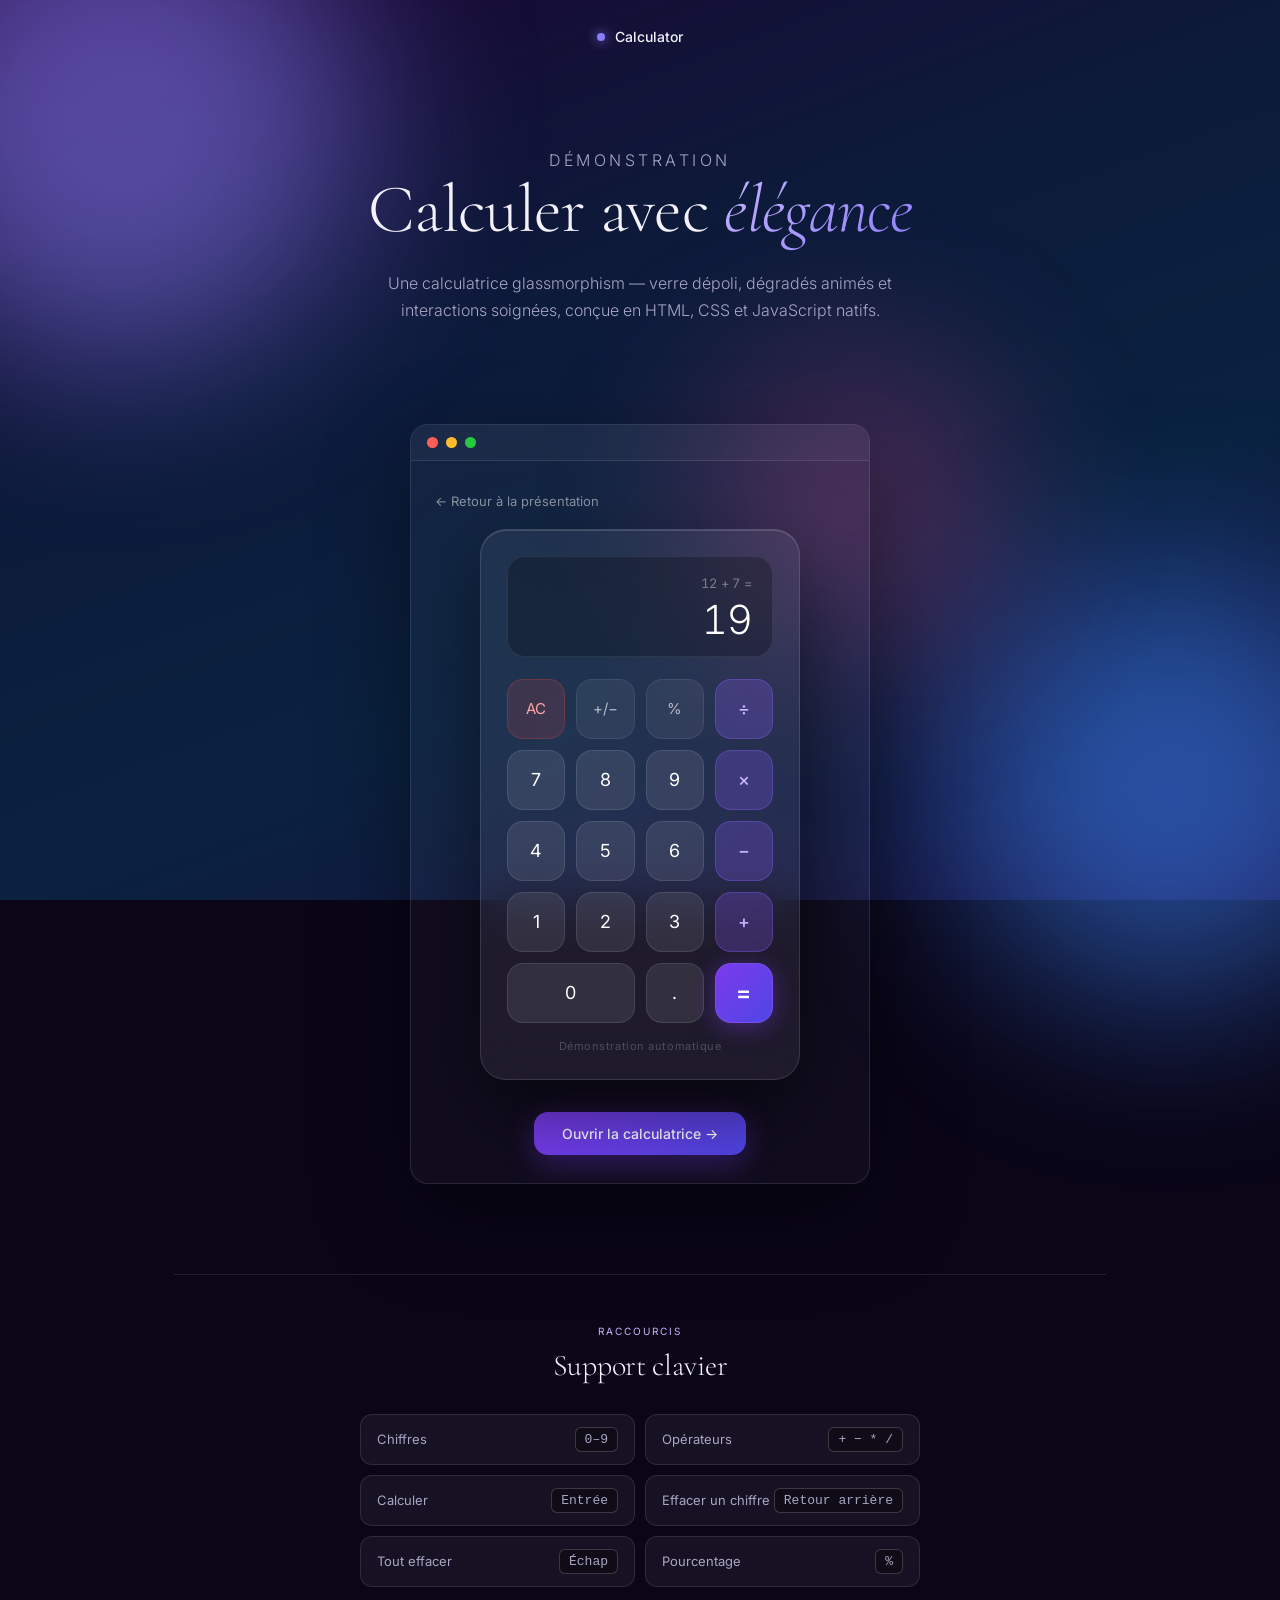
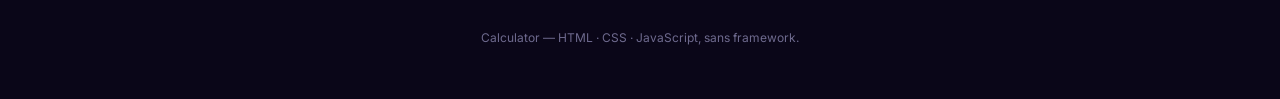
<file: old_index.html>
<!DOCTYPE html>
<html lang="fr">
<head>
  <meta charset="UTF-8" />
  <meta name="viewport" content="width=device-width, initial-scale=1.0" />
  <title>Calculator</title>
  <meta name="description" content="Calculatrice glassmorphism — présentation" />
  <link rel="preconnect" href="https://fonts.googleapis.com" />
  <link rel="preconnect" href="https://fonts.gstatic.com" crossorigin />
  <link href="https://fonts.googleapis.com/css2?family=Cormorant+Garamond:wght@300;400;500&family=Inter:wght@300;400;500;600&display=swap" rel="stylesheet" />
  <style>
    *, *::before, *::after { box-sizing: border-box; margin: 0; padding: 0; }

    :root {
      --bg-deep:     #0a0618;
      --surface:     rgba(255,255,255,.05);
      --border:      rgba(255,255,255,.10);
      --text:        #F3F1FA;
      --text-mid:    #A9A5C4;
      --text-soft:   #6E6A8E;
      --violet:      #8B7CF8;
      --violet-mid:  #C4B5FD;
      --violet-deep: #4f46e5;
    }

    html { scroll-behavior: smooth; }

    body {
      font-family: 'Inter', sans-serif;
      background: var(--bg-deep);
      color: var(--text);
      min-height: 100vh;
      overflow-x: hidden;
      position: relative;
    }

    /* ── BACKGROUND ── */
    .bg-gradient {
      position: fixed;
      inset: 0;
      background: linear-gradient(160deg, #1a0533 0%, #0d1a3a 35%, #0a2240 65%, #1a1040 100%);
      z-index: -2;
    }

    .orb {
      position: fixed;
      border-radius: 50%;
      filter: blur(90px);
      pointer-events: none;
      z-index: -1;
      opacity: .55;
    }
    .orb1 { width: 480px; height: 480px; background: #8B7CF8; top: -120px; left: -120px; }
    .orb2 { width: 420px; height: 420px; background: #3B82F6; bottom: -100px; right: -100px; }
    .orb3 { width: 300px; height: 300px; background: #EC4899; top: 40%; left: 55%; opacity: .3; }

    /* ── LAYOUT ── */
    .wrap {
      max-width: 980px;
      margin: 0 auto;
      padding: 0 24px;
    }

    /* ── NAV ── */
    nav {
      display: flex;
      align-items: center;
      justify-content: center;
      padding: 28px 0;
    }

    .nav-brand {
      display: flex;
      align-items: center;
      gap: 10px;
      font-size: 14px;
      font-weight: 500;
      color: var(--text);
    }

    .nav-brand .dot {
      width: 8px; height: 8px;
      border-radius: 50%;
      background: var(--violet);
      box-shadow: 0 0 12px var(--violet);
    }

    /* ── HERO ── */
    .hero {
      padding: 50px 0 30px;
      text-align: center;
    }

    .eyebrow {
      font-size: 11px;
      letter-spacing: .22em;
      text-transform: uppercase;
      color: var(--violet-mid);
      margin-bottom: 18px;
    }

    .hero h1 {
      font-family: 'Cormorant Garamond', serif;
      font-weight: 300;
      font-size: clamp(42px, 7vw, 68px);
      line-height: 1.05;
      letter-spacing: -.01em;
      color: var(--text);
    }

    .hero h1 em {
      font-style: italic;
      background: linear-gradient(135deg, var(--violet-mid), var(--violet));
      -webkit-background-clip: text;
      background-clip: text;
      color: transparent;
    }

    .hero p {
      max-width: 540px;
      margin: 24px auto 0;
      font-size: 16px;
      line-height: 1.7;
      color: var(--text-mid);
      font-weight: 300;
    }

    /* ── DEMO STAGE ── */
    .demo-stage {
      margin: 30px auto 0;
      display: flex;
      align-items: center;
      justify-content: center;
      padding: 40px 16px 60px;
      position: relative;
    }

    /* macOS-style window chrome wrapping the demo */
    .window-frame {
      width: 100%;
      max-width: 460px;
      background: rgba(255, 255, 255, .03);
      border: 1px solid var(--border);
      border-radius: 18px;
      overflow: hidden;
      box-shadow: 0 30px 90px rgba(0, 0, 0, .45);
    }

    .window-titlebar {
      display: flex;
      align-items: center;
      gap: 8px;
      padding: 12px 16px;
      background: rgba(255, 255, 255, .03);
      border-bottom: 1px solid var(--border);
    }

    .window-dot {
      width: 11px;
      height: 11px;
      border-radius: 50%;
    }
    .window-dot.red    { background: #ff5f57; }
    .window-dot.yellow { background: #febc2e; }
    .window-dot.green  { background: #28c840; }

    .window-body {
      padding: 32px 24px 28px;
      display: flex;
      flex-direction: column;
      align-items: center;
    }

    .window-back {
      align-self: flex-start;
      display: flex;
      align-items: center;
      gap: 6px;
      font-size: 13px;
      color: rgba(255, 255, 255, .5);
      text-decoration: none;
      margin-bottom: 20px;
      transition: color .2s ease;
    }
    .window-back:hover { color: rgba(255, 255, 255, .9); }

    #calc-demo {
      width: 320px;
      max-width: 100%;
      background: rgba(255, 255, 255, .06);
      backdrop-filter: blur(26px);
      -webkit-backdrop-filter: blur(26px);
      border: 1px solid rgba(255, 255, 255, .12);
      border-radius: 26px;
      padding: 26px;
      box-shadow: 0 32px 80px rgba(0, 0, 0, .5), inset 0 1px 0 rgba(255, 255, 255, .15);
      position: relative;
      z-index: 1;
      transition: box-shadow .3s ease, border-color .3s ease;
    }

    #calc-demo:hover {
      border-color: rgba(255, 255, 255, .2);
      box-shadow: 0 40px 100px rgba(0, 0, 0, .55), inset 0 1px 0 rgba(255, 255, 255, .2);
    }

    .demo-display {
      background: rgba(0, 0, 0, .25);
      border: 1px solid rgba(255, 255, 255, .08);
      border-radius: 18px;
      padding: 18px 20px 14px;
      margin-bottom: 22px;
      min-height: 100px;
      display: flex;
      flex-direction: column;
      justify-content: flex-end;
      align-items: flex-end;
    }

    .demo-expr {
      font-size: 13px;
      color: rgba(255, 255, 255, .4);
      min-height: 17px;
      letter-spacing: .02em;
      margin-bottom: 6px;
      font-variant-numeric: tabular-nums;
    }

    .demo-main {
      font-size: 40px;
      font-weight: 300;
      color: #fff;
      letter-spacing: -.02em;
      line-height: 1.1;
      font-variant-numeric: tabular-nums;
    }

    .demo-btns {
      display: grid;
      grid-template-columns: repeat(4, 1fr);
      gap: 11px;
      pointer-events: none; /* purely visual — no user interaction */
    }

    .demo-btn {
      height: 60px;
      border: none;
      border-radius: 16px;
      font-family: 'Inter', sans-serif;
      font-size: 18px;
      font-weight: 400;
      outline: none;
      position: relative;
      overflow: hidden;
      color: #fff;
      transition: transform .15s ease;
      display: flex;
      align-items: center;
      justify-content: center;
    }

    .demo-btn::before {
      content: '';
      position: absolute;
      inset: 0;
      background: rgba(255, 255, 255, .1);
      opacity: 0;
      transition: opacity .15s ease;
      border-radius: inherit;
    }

    .demo-btn.is-active {
      transform: scale(.93);
    }
    .demo-btn.is-active::before { opacity: 1; }

    .demo-num {
      background: rgba(255, 255, 255, .09);
      border: 1px solid rgba(255, 255, 255, .1);
    }

    .demo-op {
      background: rgba(139, 92, 246, .25);
      border: 1px solid rgba(139, 92, 246, .35);
      color: #c4b5fd;
      font-weight: 500;
    }

    .demo-fn {
      background: rgba(255, 255, 255, .06);
      border: 1px solid rgba(255, 255, 255, .08);
      color: rgba(255, 255, 255, .65);
      font-size: 15px;
    }

    .demo-eq {
      background: linear-gradient(135deg, #7c3aed, #4f46e5);
      border: 1px solid rgba(139, 92, 246, .5);
      font-weight: 600;
      font-size: 23px;
      box-shadow: 0 4px 24px rgba(124, 58, 237, .4);
    }

    .demo-zero { grid-column: span 2; }

    .demo-clear {
      background: rgba(239, 68, 68, .15);
      border: 1px solid rgba(239, 68, 68, .25);
      color: #fca5a5;
      font-size: 15px;
    }

    .demo-hint {
      text-align: center;
      margin-top: 16px;
      font-size: 11px;
      color: rgba(255, 255, 255, .22);
      letter-spacing: .05em;
    }

    /* ── CTA BUTTON ── */
    .cta-row {
      display: flex;
      justify-content: center;
      margin-top: 32px;
    }

    .btn-open {
      display: inline-flex;
      align-items: center;
      gap: 8px;
      padding: 13px 28px;
      border-radius: 14px;
      font-size: 14px;
      font-weight: 500;
      text-decoration: none;
      color: #fff;
      background: linear-gradient(135deg, #7c3aed, var(--violet-deep));
      box-shadow: 0 8px 30px rgba(124, 58, 237, .35);
      transition: transform .15s ease, box-shadow .2s ease;
    }
    .btn-open:hover {
      transform: translateY(-2px);
      box-shadow: 0 12px 36px rgba(124, 58, 237, .45);
    }

    /* ── SHORTCUTS SECTION ── */
    .section {
      padding: 50px 0 20px;
      border-top: 1px solid var(--border);
      margin-top: 30px;
    }

    .section-eyebrow {
      font-size: 10px;
      letter-spacing: .2em;
      text-transform: uppercase;
      color: var(--violet-mid);
      margin-bottom: 10px;
      text-align: center;
    }

    .section h2 {
      font-family: 'Cormorant Garamond', serif;
      font-weight: 300;
      font-size: clamp(24px, 4vw, 30px);
      letter-spacing: -.01em;
      margin-bottom: 30px;
      text-align: center;
    }

    .kbd-grid {
      display: grid;
      grid-template-columns: repeat(2, 1fr);
      gap: 10px;
      max-width: 560px;
      margin: 0 auto;
    }

    .kbd-row {
      display: flex;
      align-items: center;
      justify-content: space-between;
      background: var(--surface);
      border: 1px solid var(--border);
      border-radius: 12px;
      padding: 12px 16px;
    }

    .kbd-row span { font-size: 13px; color: var(--text-mid); }

    .kbd-key {
      background: rgba(0, 0, 0, .3);
      border: 1px solid rgba(255, 255, 255, .18);
      color: var(--text);
      font-size: 11px;
      padding: 4px 9px;
      border-radius: 6px;
      font-family: monospace;
    }

    footer {
      padding: 20px 0 50px;
      text-align: center;
    }

    footer p {
      font-size: 12px;
      color: var(--text-soft);
      line-height: 1.8;
    }

    @media (max-width: 380px) {
      #calc-demo { width: 100%; padding: 20px; }
      .demo-main { font-size: 34px; }
      .demo-btn { height: 54px; font-size: 16px; }
      .window-body { padding: 24px 16px 22px; }
    }

    @media (max-width: 560px) {
      .kbd-grid { grid-template-columns: 1fr; }
    }

    @media (prefers-reduced-motion: reduce) {
      .demo-btn { transition: none; }
    }
  </style>
</head>
<body>

  <div class="bg-gradient"></div>
  <div class="orb orb1"></div>
  <div class="orb orb2"></div>
  <div class="orb orb3"></div>

  <div class="wrap">

    <nav>
      <div class="nav-brand"><span class="dot"></span> Calculator</div>
    </nav>

    <header class="hero">
      <p class="eyebrow">Démonstration</p>
      <h1>Calculer avec <em>élégance</em></h1>
      <p>Une calculatrice glassmorphism — verre dépoli, dégradés animés et interactions soignées, conçue en HTML, CSS et JavaScript natifs.</p>
    </header>

    <div class="demo-stage">
      <div class="window-frame">
        <div class="window-titlebar">
          <span class="window-dot red"></span>
          <span class="window-dot yellow"></span>
          <span class="window-dot green"></span>
        </div>
        <div class="window-body">
          <a class="window-back" href="index.html">&larr; Retour à la présentation</a>

          <div id="calc-demo" role="img" aria-label="Démonstration animée de la calculatrice effectuant des calculs corrects">

            <div class="demo-display">
              <div class="demo-expr" id="demo-expr"></div>
              <div class="demo-main" id="demo-disp">0</div>
            </div>

            <div class="demo-btns">
              <button class="demo-btn demo-clear" data-key="clear" tabindex="-1" aria-hidden="true">AC</button>
              <button class="demo-btn demo-fn"    data-key="sign"  tabindex="-1" aria-hidden="true">+/&minus;</button>
              <button class="demo-btn demo-fn"    data-key="pct"   tabindex="-1" aria-hidden="true">%</button>
              <button class="demo-btn demo-op"    data-key="/"     tabindex="-1" aria-hidden="true">&divide;</button>

              <button class="demo-btn demo-num" data-key="7" tabindex="-1" aria-hidden="true">7</button>
              <button class="demo-btn demo-num" data-key="8" tabindex="-1" aria-hidden="true">8</button>
              <button class="demo-btn demo-num" data-key="9" tabindex="-1" aria-hidden="true">9</button>
              <button class="demo-btn demo-op"  data-key="*" tabindex="-1" aria-hidden="true">&times;</button>

              <button class="demo-btn demo-num" data-key="4" tabindex="-1" aria-hidden="true">4</button>
              <button class="demo-btn demo-num" data-key="5" tabindex="-1" aria-hidden="true">5</button>
              <button class="demo-btn demo-num" data-key="6" tabindex="-1" aria-hidden="true">6</button>
              <button class="demo-btn demo-op"  data-key="-" tabindex="-1" aria-hidden="true">&minus;</button>

              <button class="demo-btn demo-num" data-key="1" tabindex="-1" aria-hidden="true">1</button>
              <button class="demo-btn demo-num" data-key="2" tabindex="-1" aria-hidden="true">2</button>
              <button class="demo-btn demo-num" data-key="3" tabindex="-1" aria-hidden="true">3</button>
              <button class="demo-btn demo-op"  data-key="+" tabindex="-1" aria-hidden="true">+</button>

              <button class="demo-btn demo-num demo-zero" data-key="0" tabindex="-1" aria-hidden="true">0</button>
              <button class="demo-btn demo-num" data-key="." tabindex="-1" aria-hidden="true">.</button>
              <button class="demo-btn demo-eq"  data-key="=" tabindex="-1" aria-hidden="true">=</button>
            </div>

            <p class="demo-hint">Démonstration automatique</p>
          </div>

          <div class="cta-row">
            <a class="btn-open" href="index.html">Ouvrir la calculatrice &rarr;</a>
          </div>
        </div>
      </div>
    </div>

    <section class="section">
      <p class="section-eyebrow">Raccourcis</p>
      <h2>Support clavier</h2>
      <div class="kbd-grid">
        <div class="kbd-row"><span>Chiffres</span><span class="kbd-key">0&ndash;9</span></div>
        <div class="kbd-row"><span>Opérateurs</span><span class="kbd-key">+ &minus; * /</span></div>
        <div class="kbd-row"><span>Calculer</span><span class="kbd-key">Entrée</span></div>
        <div class="kbd-row"><span>Effacer un chiffre</span><span class="kbd-key">Retour arrière</span></div>
        <div class="kbd-row"><span>Tout effacer</span><span class="kbd-key">Échap</span></div>
        <div class="kbd-row"><span>Pourcentage</span><span class="kbd-key">%</span></div>
      </div>
    </section>

    <footer>
      <p>Calculator — HTML · CSS · JavaScript, sans framework.</p>
    </footer>

  </div>

  <script>
    /* ============================================================
       Démo automatique non-interactive.
       Simule des frappes de touches pour montrer la calculatrice
       produire des résultats corrects, en boucle continue.
       .demo-btns a pointer-events:none -> aucun clic possible.
       Seul un survol visuel reste actif sur la carte (#calc-demo:hover).
       ============================================================ */

    const demoDisp = document.getElementById('demo-disp');
    const demoExpr = document.getElementById('demo-expr');
    const OP_SYMBOLS = { '+': '+', '-': '\u2212', '*': '\u00d7', '/': '\u00f7' };

    function getBtn(key) {
      return document.querySelector(`.demo-btn[data-key="${CSS.escape(key)}"]`);
    }

    function flash(key) {
      const btn = getBtn(key);
      if (!btn) return;
      btn.classList.add('is-active');
      setTimeout(() => btn.classList.remove('is-active'), 220);
    }

    function sleep(ms) {
      return new Promise(resolve => setTimeout(resolve, ms));
    }

    /* Each calculation is verified to be mathematically correct */
    const CALCULATIONS = [
      { digitsA: '12', op: '+', digitsB: '7',   result: '19' },
      { digitsA: '9',  op: '*', digitsB: '8',   result: '72' },
      { digitsA: '144',op: '/', digitsB: '12',  result: '12' },
      { digitsA: '85', op: '-', digitsB: '29',  result: '56' },
      { digitsA: '6',  op: '*', digitsB: '7',   result: '42' },
      { digitsA: '100',op: '/', digitsB: '4',   result: '25' }
    ];

    async function typeDigits(str) {
      let typed = '';
      for (const ch of str) {
        flash(ch);
        typed += ch;
        demoDisp.textContent = typed;
        await sleep(240);
      }
      return typed;
    }

    async function runCalculation(calc) {
      demoExpr.textContent = '';
      demoDisp.textContent = '0';
      await sleep(300);

      await typeDigits(calc.digitsA);
      await sleep(200);

      flash(calc.op);
      demoExpr.textContent = calc.digitsA + ' ' + OP_SYMBOLS[calc.op];
      await sleep(260);

      await typeDigits(calc.digitsB);
      await sleep(300);

      flash('=');
      demoExpr.textContent = calc.digitsA + ' ' + OP_SYMBOLS[calc.op] + ' ' + calc.digitsB + ' =';
      demoDisp.textContent = calc.result;
      await sleep(1300);

      flash('clear');
      demoExpr.textContent = '';
      demoDisp.textContent = '0';
      await sleep(600);
    }

    async function loopDemo() {
      while (true) {
        for (const calc of CALCULATIONS) {
          await runCalculation(calc);
        }
      }
    }

    loopDemo();
  </script>
</body>
</html>
</file>
